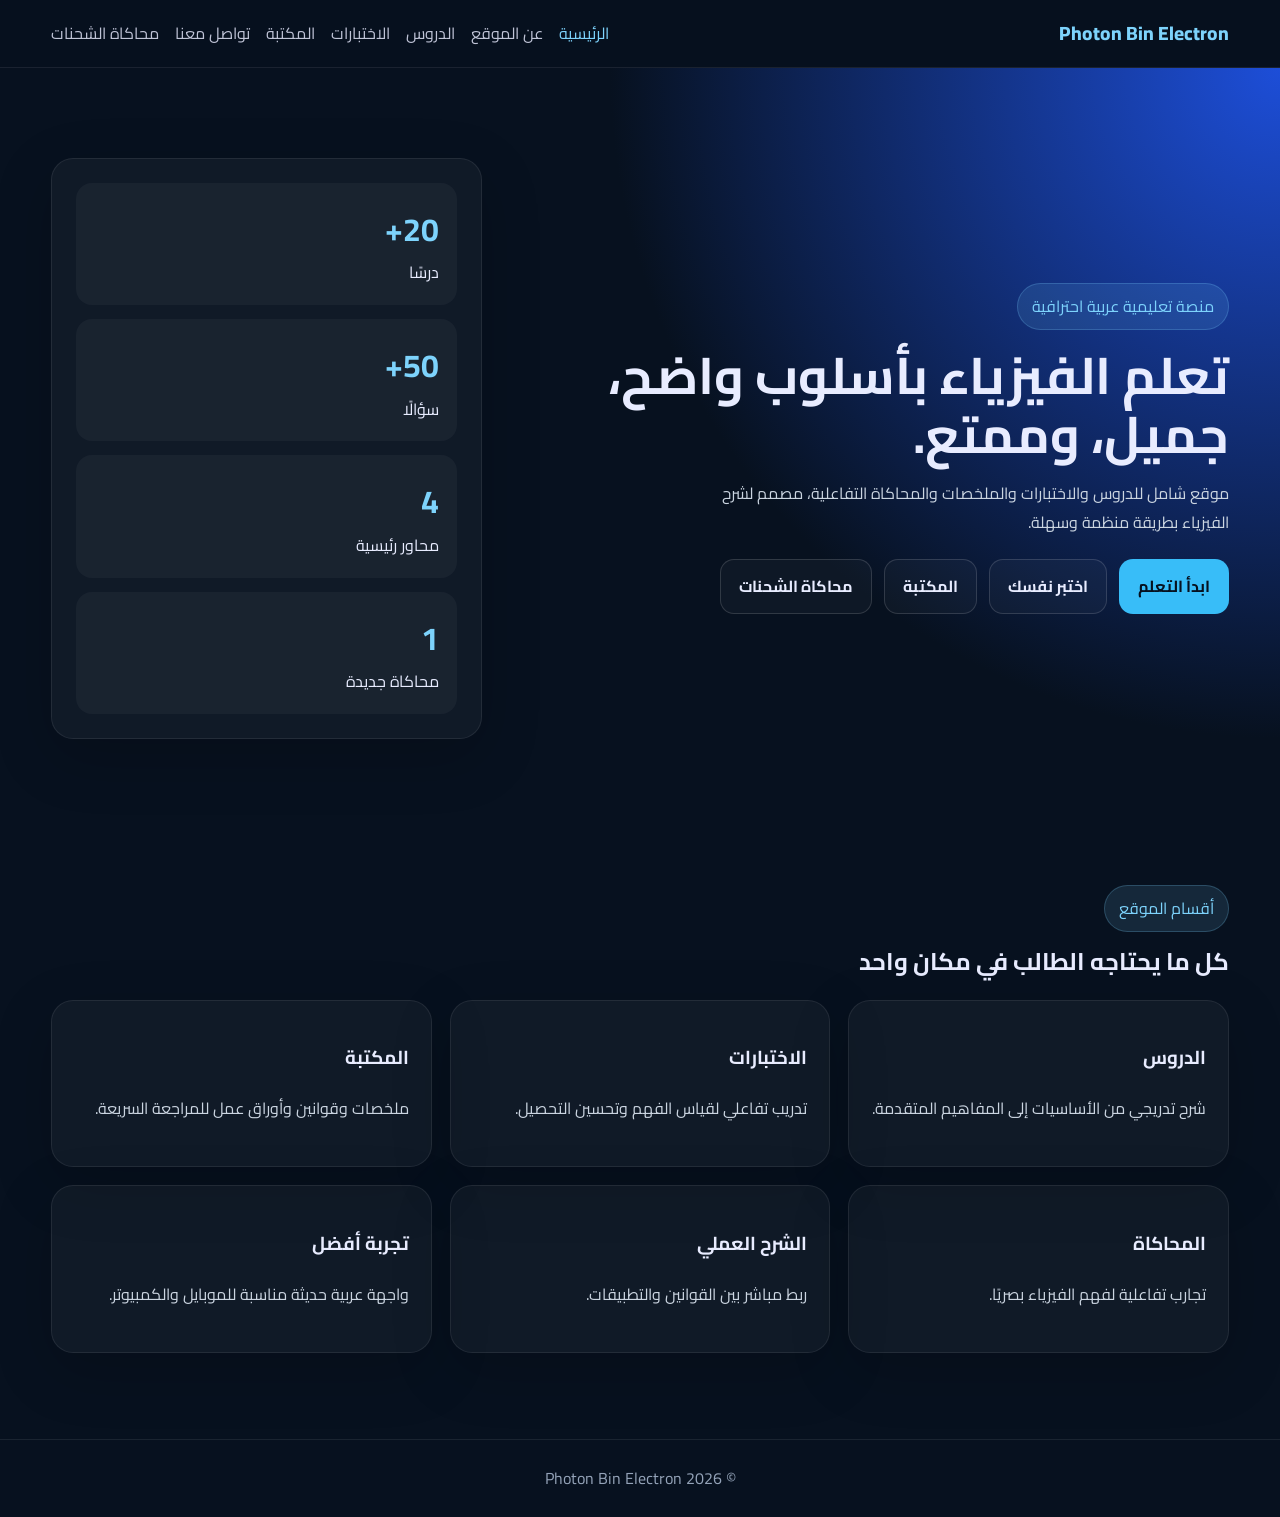
<file: index.html>
<!DOCTYPE html>
<html lang="ar" dir="rtl">
<head>
<meta charset="UTF-8">
<meta name="viewport" content="width=device-width, initial-scale=1.0">
<title>Photon Bin Electron</title>
<meta name="description" content="Photon Bin Electron is an Arabic physics learning site with lessons, tests, and simulations.">
<meta name="author" content="Photon Bin Electron">
<meta property="og:site_name" content="Photon Bin Electron">
<meta property="og:title" content="Photon Bin Electron">
<meta property="og:description" content="Arabic physics lessons, tests, and simulations.">
<script type="application/ld+json">
{
  "@context": "https://schema.org",
  "@type": "WebSite",
  "name": "Photon Bin Electron",
  "url": "https://YOUR-USERNAME.github.io/YOUR-REPO/"
}
</script>
<link rel="preconnect" href="https://fonts.googleapis.com">
<link rel="preconnect" href="https://fonts.gstatic.com" crossorigin>
<link href="https://fonts.googleapis.com/css2?family=Cairo:wght@400;600;700;800&display=swap" rel="stylesheet">
<link rel="stylesheet" href="styles.css">
</head>
<body>
<header class="topbar">
  <div class="container nav-wrap">
    <a class="brand" href="index.html">Photon Bin Electron</a>
    <nav class="nav">
      <a href="index.html" class="active">الرئيسية</a>
      <a href="about.html">عن الموقع</a>
      <a href="lessons.html">الدروس</a>
      <a href="tests.html">الاختبارات</a>
      <a href="library.html">المكتبة</a>
      <a href="contact.html">تواصل معنا</a>
      <a href="coulomb_simulation.html">محاكاة الشحنات</a>
    </nav>
  </div>
</header>

<main>
  <section class="hero">
    <div class="container hero-grid">
      <div class="hero-text">
        <span class="pill">منصة تعليمية عربية احترافية</span>
        <h1>تعلم الفيزياء بأسلوب واضح، جميل، وممتع.</h1>
        <p>موقع شامل للدروس والاختبارات والملخصات والمحاكاة التفاعلية، مصمم لشرح الفيزياء بطريقة منظمة وسهلة.</p>
        <div class="cta-row">
          <a class="btn primary" href="lessons.html">ابدأ التعلم</a>
          <a class="btn outline" href="tests.html">اختبر نفسك</a>
          <a class="btn outline" href="library.html">المكتبة</a>
          <a class="btn outline" href="coulomb_simulation.html">محاكاة الشحنات</a>
        </div>
      </div>

      <div class="hero-card">
        <div class="metric"><strong>20+</strong><span>درسًا</span></div>
        <div class="metric"><strong>50+</strong><span>سؤالًا</span></div>
        <div class="metric"><strong>4</strong><span>محاور رئيسية</span></div>
        <div class="metric"><strong>1</strong><span>محاكاة جديدة</span></div>
      </div>
    </div>
  </section>

  <section class="section">
    <div class="container">
      <div class="section-head">
        <span class="section-tag">أقسام الموقع</span>
        <h2>كل ما يحتاجه الطالب في مكان واحد</h2>
      </div>

      <div class="grid-3">
        <article class="feature-card"><h3>الدروس</h3><p>شرح تدريجي من الأساسيات إلى المفاهيم المتقدمة.</p></article>
        <article class="feature-card"><h3>الاختبارات</h3><p>تدريب تفاعلي لقياس الفهم وتحسين التحصيل.</p></article>
        <article class="feature-card"><h3>المكتبة</h3><p>ملخصات وقوانين وأوراق عمل للمراجعة السريعة.</p></article>
      </div>

      <div class="grid-3" style="margin-top:18px">
        <article class="feature-card"><h3>المحاكاة</h3><p>تجارب تفاعلية لفهم الفيزياء بصريًا.</p></article>
        <article class="feature-card"><h3>الشرح العملي</h3><p>ربط مباشر بين القوانين والتطبيقات.</p></article>
        <article class="feature-card"><h3>تجربة أفضل</h3><p>واجهة عربية حديثة مناسبة للموبايل والكمبيوتر.</p></article>
      </div>
    </div>
  </section>
</main>

<footer class="footer">© 2026 Photon Bin Electron</footer>
</body>
</html>
</file>
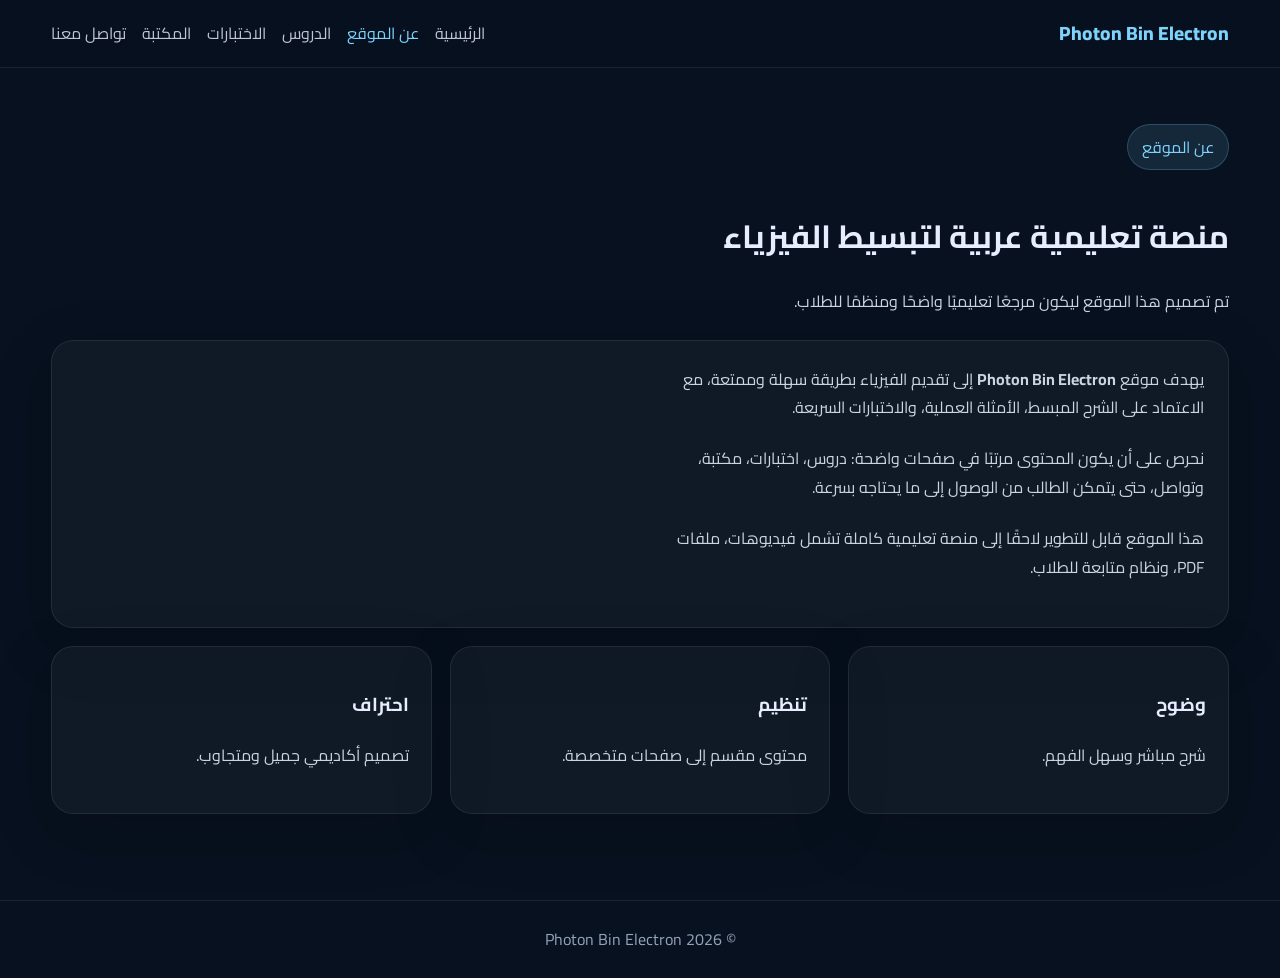
<file: about.html>
<!DOCTYPE html>
<html lang="ar" dir="rtl">
<head>
<meta charset="UTF-8">
<meta name="viewport" content="width=device-width, initial-scale=1.0">
<title>عن الموقع | Photon Bin Electron</title>
<link rel="preconnect" href="https://fonts.googleapis.com">
<link rel="preconnect" href="https://fonts.gstatic.com" crossorigin>
<link href="https://fonts.googleapis.com/css2?family=Cairo:wght@400;600;700;800&display=swap" rel="stylesheet">
<link rel="stylesheet" href="styles.css">
</head>
<body>
<header class="topbar">
  <div class="container nav-wrap">
    <a class="brand" href="index.html">Photon Bin Electron</a>
    <nav class="nav">
      <a href="index.html">الرئيسية</a>
      <a href="about.html" class="active">عن الموقع</a>
      <a href="lessons.html">الدروس</a>
      <a href="tests.html">الاختبارات</a>
      <a href="library.html">المكتبة</a>
      <a href="contact.html">تواصل معنا</a>
    </nav>
  </div>
</header>

<main class="section">
  <div class="container">
    <div class="section-head">
      <span class="section-tag">عن الموقع</span>
      <h1>منصة تعليمية عربية لتبسيط الفيزياء</h1>
      <p>تم تصميم هذا الموقع ليكون مرجعًا تعليميًا واضحًا ومنظمًا للطلاب.</p>
    </div>

    <div class="content-card">
      <p>يهدف موقع <strong>Photon Bin Electron</strong> إلى تقديم الفيزياء بطريقة سهلة وممتعة، مع الاعتماد على الشرح المبسط، الأمثلة العملية، والاختبارات السريعة.</p>
      <p>نحرص على أن يكون المحتوى مرتبًا في صفحات واضحة: دروس، اختبارات، مكتبة، وتواصل، حتى يتمكن الطالب من الوصول إلى ما يحتاجه بسرعة.</p>
      <p>هذا الموقع قابل للتطوير لاحقًا إلى منصة تعليمية كاملة تشمل فيديوهات، ملفات PDF، ونظام متابعة للطلاب.</p>
    </div>

    <div class="grid-3" style="margin-top:18px;">
      <article class="feature-card"><h3>وضوح</h3><p>شرح مباشر وسهل الفهم.</p></article>
      <article class="feature-card"><h3>تنظيم</h3><p>محتوى مقسم إلى صفحات متخصصة.</p></article>
      <article class="feature-card"><h3>احتراف</h3><p>تصميم أكاديمي جميل ومتجاوب.</p></article>
    </div>
  </div>
</main>

<footer class="footer">© 2026 Photon Bin Electron</footer>
</body>
</html>
</file>
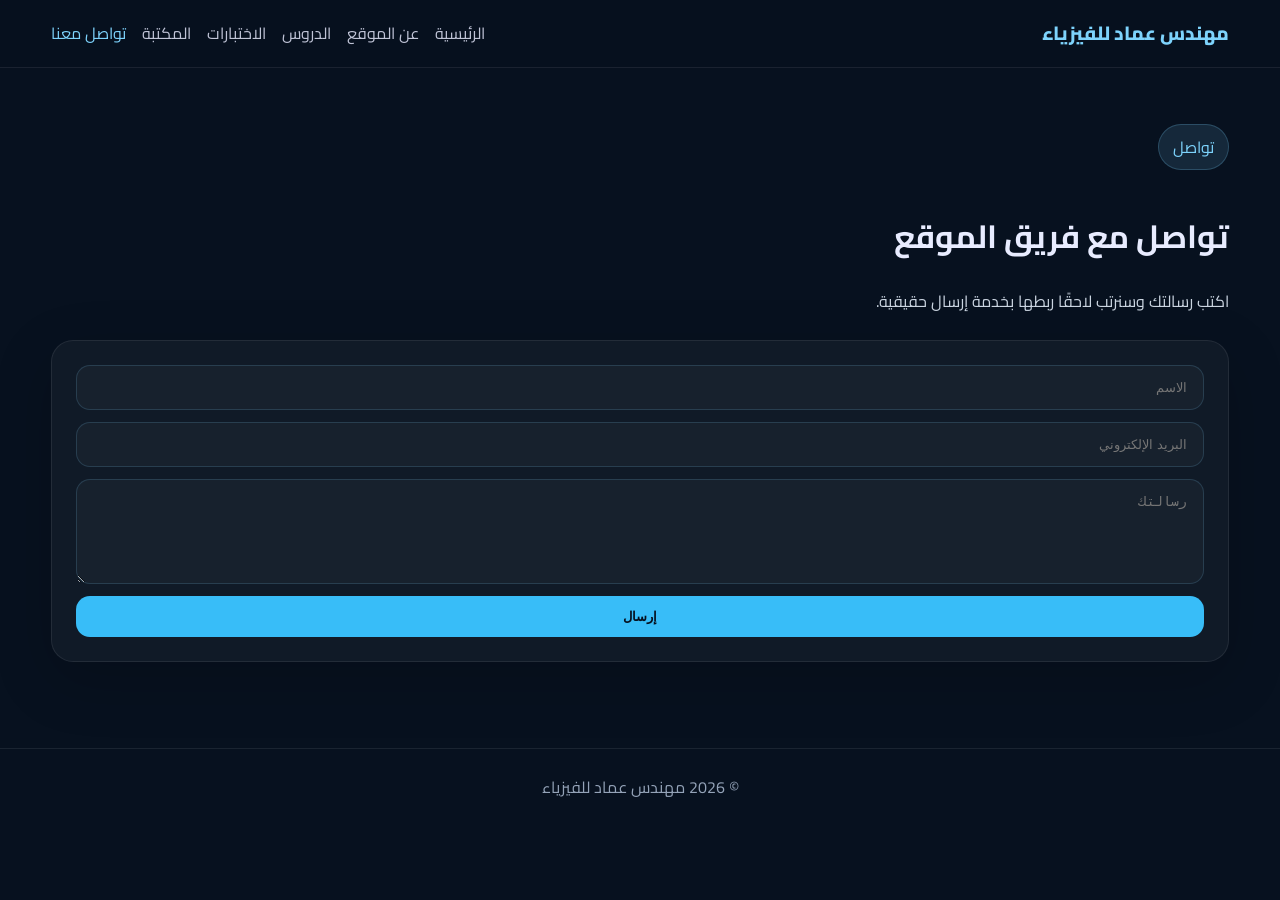
<file: contact.html>
<!DOCTYPE html>
<html lang="ar" dir="rtl">
<head>
<meta charset="UTF-8">
<meta name="viewport" content="width=device-width, initial-scale=1.0">
<title>تواصل معنا | مهندس عماد للفيزياء</title>
<link rel="preconnect" href="https://fonts.googleapis.com">
<link rel="preconnect" href="https://fonts.gstatic.com" crossorigin>
<link href="https://fonts.googleapis.com/css2?family=Cairo:wght@400;600;700;800&display=swap" rel="stylesheet">
<link rel="stylesheet" href="styles.css">
</head>
<body>
<header class="topbar">
  <div class="container nav-wrap">
    <a class="brand" href="index.html">مهندس عماد للفيزياء</a>
    <nav class="nav">
      <a href="index.html">الرئيسية</a>
      <a href="about.html">عن الموقع</a>
      <a href="lessons.html">الدروس</a>
      <a href="tests.html">الاختبارات</a>
      <a href="library.html">المكتبة</a>
      <a href="contact.html" class="active">تواصل معنا</a>
    </nav>
  </div>
</header>
<main class="section">
  <div class="container">
    <div class="section-head">
      <span class="section-tag">تواصل</span>
      <h1>تواصل مع فريق الموقع</h1>
      <p>اكتب رسالتك وسنرتب لاحقًا ربطها بخدمة إرسال حقيقية.</p>
    </div>
    <div class="content-card">
      <form class="form">
        <input type="text" placeholder="الاسم">
        <input type="email" placeholder="البريد الإلكتروني">
        <textarea rows="5" placeholder="رسالتك"></textarea>
        <button class="btn primary" type="button">إرسال</button>
      </form>
    </div>
  </div>
</main>
<footer class="footer">© 2026 مهندس عماد للفيزياء</footer>
</body>
</html>
</file>
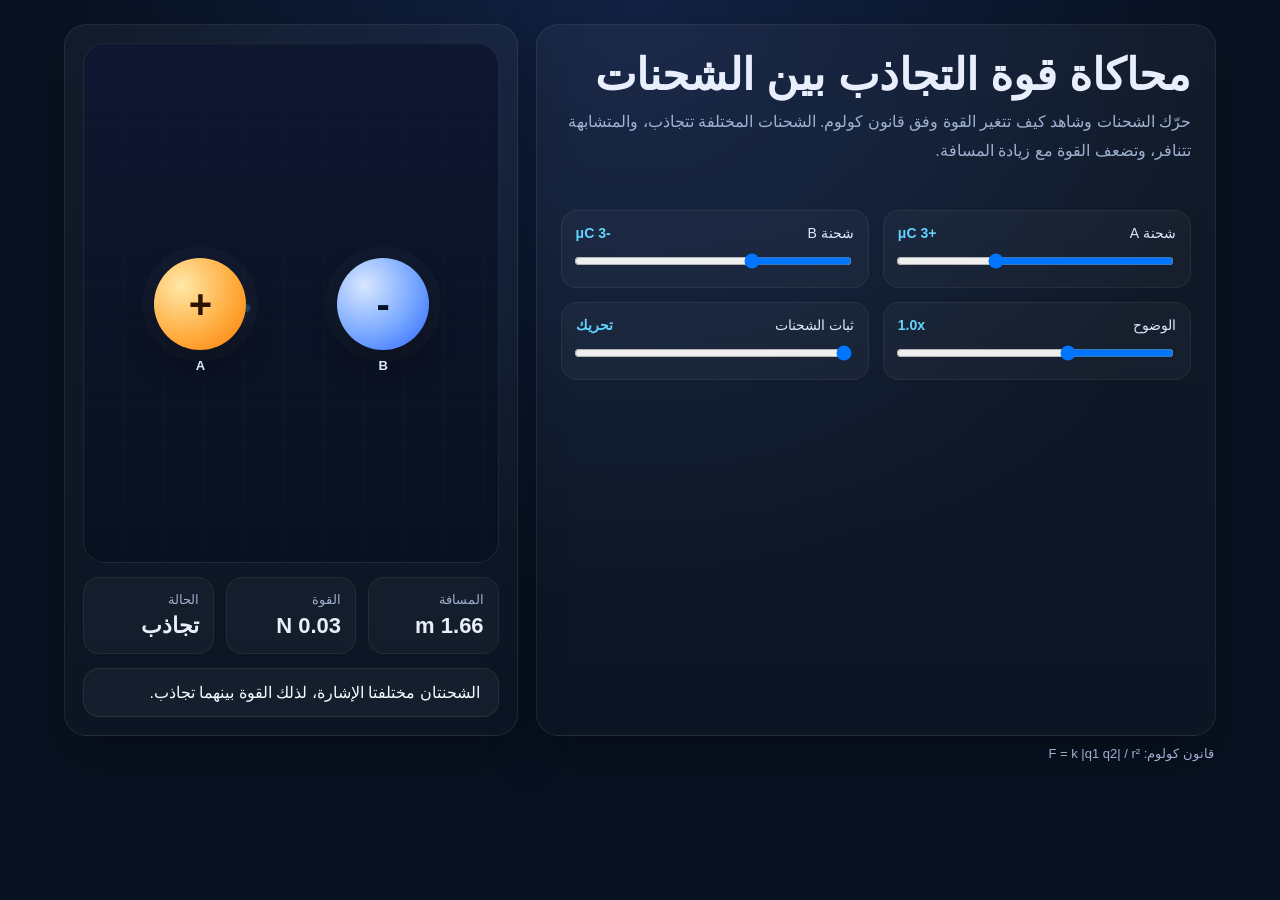
<file: Coulmb.html>
<!DOCTYPE html>
<html lang="ar" dir="rtl">
<head>
<meta charset="UTF-8">
<meta name="viewport" content="width=device-width, initial-scale=1.0">
<title>محاكاة قوة التجاذب بين الشحنات</title>
<style>
:root{--bg:#081120;--panel:#0f1a33;--text:#e8eefc;--muted:#9fb0d0;--accent:#62d2ff}
*{box-sizing:border-box}
body{margin:0;font-family:Arial,Helvetica,sans-serif;background:radial-gradient(circle at top,#122244 0%,var(--bg) 55%);color:var(--text);min-height:100vh}
.wrap{max-width:1200px;margin:auto;padding:24px}
.hero{display:grid;grid-template-columns:1.2fr .8fr;gap:18px;align-items:stretch}
.card{background:linear-gradient(180deg,rgba(255,255,255,.04),rgba(255,255,255,.02));border:1px solid rgba(255,255,255,.08);border-radius:22px;box-shadow:0 20px 50px rgba(0,0,0,.25);overflow:hidden}
.head{padding:24px 24px 8px}
h1{margin:0 0 8px;font-size:clamp(28px,4vw,44px)}
p{margin:0;color:var(--muted);line-height:1.8}
.panel{padding:20px 24px 24px}
.controls{display:grid;grid-template-columns:1fr 1fr;gap:14px;margin-top:16px}
.control{background:rgba(255,255,255,.03);border:1px solid rgba(255,255,255,.06);border-radius:16px;padding:14px}
.control label{display:flex;justify-content:space-between;gap:12px;font-size:14px;margin-bottom:10px;color:#dce7ff}
input[type=range]{width:100%}
.value{color:var(--accent);font-weight:700}
.sim{padding:18px;display:flex;flex-direction:column;gap:14px}
.canvas{position:relative;height:520px;border-radius:22px;background:linear-gradient(180deg,#0e1730,#09101f);border:1px solid rgba(255,255,255,.08);overflow:hidden}
.grid{position:absolute;inset:0;background-image:linear-gradient(rgba(255,255,255,.05) 1px, transparent 1px),linear-gradient(90deg,rgba(255,255,255,.05) 1px, transparent 1px);background-size:40px 40px;opacity:.35}
.charge{position:absolute;width:92px;height:92px;border-radius:50%;display:grid;place-items:center;font-size:40px;font-weight:800;user-select:none;cursor:grab;transform:translate(-50%,-50%);box-shadow:0 0 0 12px rgba(255,255,255,.02),0 16px 30px rgba(0,0,0,.35);z-index:10}
.charge:active{cursor:grabbing}
.pos{background:radial-gradient(circle at 30% 30%,#ffe8a8,#ffae42 55%,#fb7d00 100%);color:#2a1400}
.neg{background:radial-gradient(circle at 30% 30%,#d8e7ff,#77a7ff 55%,#2b63ff 100%);color:#061128}
.label{position:absolute;top:100%;left:50%;transform:translateX(-50%);margin-top:8px;font-size:13px;color:#dbe7ff;white-space:nowrap}
.arrow{position:absolute;transform-origin:left center;height:8px;background:var(--accent);border-radius:999px;filter:drop-shadow(0 0 8px rgba(98,210,255,.65))}
.arrow::after{content:'';position:absolute;right:-1px;top:50%;transform:translateY(-50%);border-left:14px solid var(--accent);border-top:10px solid transparent;border-bottom:10px solid transparent}
.arrow.left::after{right:auto;left:-1px;border-left:none;border-right:14px solid var(--accent)}
.forceInfo{display:grid;grid-template-columns:repeat(3,1fr);gap:12px}
.stat{background:rgba(255,255,255,.03);border:1px solid rgba(255,255,255,.06);border-radius:16px;padding:14px}
.stat .k{font-size:13px;color:var(--muted)}
.stat .v{font-size:22px;font-weight:800;margin-top:6px}
.status{padding:14px 18px;border-radius:16px;background:rgba(255,255,255,.04);border:1px solid rgba(255,255,255,.08);color:#f5fbff}
.footer{color:var(--muted);font-size:13px;padding:10px 2px 0}
@media (max-width:920px){.hero{grid-template-columns:1fr}.controls,.forceInfo{grid-template-columns:1fr}.canvas{height:430px}}
</style>
</head>
<body>
<div class="wrap">
  <div class="hero">
    <section class="card">
      <div class="head">
        <h1>محاكاة قوة التجاذب بين الشحنات</h1>
        <p>حرّك الشحنات وشاهد كيف تتغير القوة وفق قانون كولوم. الشحنات المختلفة تتجاذب، والمتشابهة تتنافر، وتضعف القوة مع زيادة المسافة.</p>
      </div>
      <div class="panel">
        <div class="controls">
          <div class="control">
            <label><span>شحنة A</span><span class="value" id="q1Val">+3 μC</span></label>
            <input id="q1" type="range" min="-10" max="10" step="1" value="3" />
          </div>
          <div class="control">
            <label><span>شحنة B</span><span class="value" id="q2Val">-3 μC</span></label>
            <input id="q2" type="range" min="-10" max="10" step="1" value="-3" />
          </div>
          <div class="control">
            <label><span>الوضوح</span><span class="value" id="scaleVal">1.0x</span></label>
            <input id="scale" type="range" min="0.4" max="2.0" step="0.1" value="1" />
          </div>
          <div class="control">
            <label><span>ثبات الشحنات</span><span class="value" id="freezeVal">تحريك</span></label>
            <input id="freeze" type="range" min="0" max="1" step="1" value="0" />
          </div>
        </div>
      </div>
    </section>
    <aside class="card sim">
      <div class="canvas" id="canvas">
        <div class="grid"></div>
        <div class="charge pos" id="c1" style="left:28%;top:50%;"><span>+</span><div class="label" id="c1Label">A</div></div>
        <div class="charge neg" id="c2" style="left:72%;top:50%;"><span>-</span><div class="label" id="c2Label">B</div></div>
        <div class="arrow" id="arrow"></div>
      </div>
      <div class="forceInfo">
        <div class="stat"><div class="k">المسافة</div><div class="v" id="distVal">4.00 m</div></div>
        <div class="stat"><div class="k">القوة</div><div class="v" id="forceVal">0.00 N</div></div>
        <div class="stat"><div class="k">الحالة</div><div class="v" id="modeVal">تجاذب</div></div>
      </div>
      <div class="status" id="status">ضع شحنتين مختلفتي الإشارة لمشاهدة التجاذب بوضوح.</div>
    </aside>
  </div>
  <div class="footer">قانون كولوم: F = k |q1 q2| / r²</div>
</div>
<script>
const k = 8.99e9;
const q1 = document.getElementById('q1');
const q2 = document.getElementById('q2');
const scale = document.getElementById('scale');
const freeze = document.getElementById('freeze');
const c1 = document.getElementById('c1');
const c2 = document.getElementById('c2');
const canvas = document.getElementById('canvas');
const arrow = document.getElementById('arrow');
const q1Val = document.getElementById('q1Val');
const q2Val = document.getElementById('q2Val');
const scaleVal = document.getElementById('scaleVal');
const freezeVal = document.getElementById('freezeVal');
const distVal = document.getElementById('distVal');
const forceVal = document.getElementById('forceVal');
const modeVal = document.getElementById('modeVal');
const status = document.getElementById('status');
const c1Label = document.getElementById('c1Label');
const c2Label = document.getElementById('c2Label');
let dragging = null, offsetX = 0, offsetY = 0;
let p1 = {x: 0.28, y: 0.5};
let p2 = {x: 0.72, y: 0.5};
function setChargeVisual(el, val, labelEl, text){
  el.classList.remove('pos','neg');
  if(val > 0){ el.classList.add('pos'); el.innerHTML = '<span>+</span>'; }
  else if(val < 0){ el.classList.add('neg'); el.innerHTML = '<span>-</span>'; }
  else { el.classList.add('neg'); el.style.opacity = 0.55; el.innerHTML = '<span>0</span>'; }
  el.appendChild(labelEl);
  labelEl.textContent = text;
}
function clamp(v,min,max){ return Math.max(min, Math.min(max, v)); }
function updatePositions(){
  const rect = canvas.getBoundingClientRect();
  c1.style.left = (p1.x * rect.width) + 'px';
  c1.style.top = (p1.y * rect.height) + 'px';
  c2.style.left = (p2.x * rect.width) + 'px';
  c2.style.top = (p2.y * rect.height) + 'px';
}
function update(){
  const v1 = Number(q1.value), v2 = Number(q2.value), sc = Number(scale.value);
  q1Val.textContent = `${v1 > 0 ? '+' : ''}${v1} μC`;
  q2Val.textContent = `${v2 > 0 ? '+' : ''}${v2} μC`;
  scaleVal.textContent = `${sc.toFixed(1)}x`;
  freezeVal.textContent = freeze.value === '1' ? 'تثبيت' : 'تحريك';
  setChargeVisual(c1, v1, c1Label, 'A');
  setChargeVisual(c2, v2, c2Label, 'B');
  const rect = canvas.getBoundingClientRect();
  const x1 = p1.x * rect.width, y1 = p1.y * rect.height;
  const x2 = p2.x * rect.width, y2 = p2.y * rect.height;
  const dx = x2 - x1, dy = y2 - y1;
  const distPx = Math.max(Math.hypot(dx, dy), 40);
  const distM = distPx / (110 * sc);
  const q1c = v1 * 1e-6, q2c = v2 * 1e-6;
  const force = k * Math.abs(q1c * q2c) / (distM * distM || 1e-6);
  const attraction = v1 * v2 < 0;
  const mode = attraction ? 'تجاذب' : (v1 * v2 > 0 ? 'تنافر' : 'لا توجد قوة');
  distVal.textContent = `${distM.toFixed(2)} m`;
  forceVal.textContent = `${force.toFixed(2)} N`;
  modeVal.textContent = mode;
  status.textContent = attraction ? 'الشحنتان مختلفتا الإشارة، لذلك القوة بينهما تجاذب.' : (v1 * v2 > 0 ? 'الشحنتان متماثلتان في الإشارة، لذلك القوة بينهما تنافر.' : 'إذا كانت إحدى الشحنتين صفرًا، فلا تظهر قوة كهربائية بينهما.');
  const angle = Math.atan2(dy, dx) * 180 / Math.PI;
  arrow.style.width = Math.max(50, Math.min(260, force / 120)) + 'px';
  arrow.style.left = x1 + 'px';
  arrow.style.top = y1 + 'px';
  arrow.style.transform = `rotate(${angle}deg)`;
  arrow.classList.toggle('left', dx < 0);
  arrow.style.opacity = Math.min(1, 0.25 + force / 80);
}
function onDown(e, el){
  if(freeze.value === '1') return;
  dragging = el;
  const rect = canvas.getBoundingClientRect();
  const x = (e.touches ? e.touches[0].clientX : e.clientX) - rect.left;
  const y = (e.touches ? e.touches[0].clientY : e.clientY) - rect.top;
  const p = el === c1 ? p1 : p2;
  offsetX = x - p.x * rect.width;
  offsetY = y - p.y * rect.height;
  el.style.zIndex = 20;
}
function onMove(e){
  if(!dragging) return;
  const rect = canvas.getBoundingClientRect();
  const x = (e.touches ? e.touches[0].clientX : e.clientX) - rect.left;
  const y = (e.touches ? e.touches[0].clientY : e.clientY) - rect.top;
  const nx = clamp((x - offsetX) / rect.width, 0.08, 0.92);
  const ny = clamp((y - offsetY) / rect.height, 0.12, 0.88);
  if(dragging === c1) p1 = {x:nx, y:ny}; else p2 = {x:nx, y:ny};
  updatePositions();
  update();
}
function onUp(){
  if(dragging) dragging.style.zIndex = 10;
  dragging = null;
}
q1.addEventListener('input', update);
q2.addEventListener('input', update);
scale.addEventListener('input', update);
freeze.addEventListener('input', update);
c1.addEventListener('mousedown', e => onDown(e, c1));
c2.addEventListener('mousedown', e => onDown(e, c2));
window.addEventListener('mousemove', onMove);
window.addEventListener('mouseup', onUp);
c1.addEventListener('touchstart', e => onDown(e, c1), {passive:true});
c2.addEventListener('touchstart', e => onDown(e, c2), {passive:true});
window.addEventListener('touchmove', onMove, {passive:true});
window.addEventListener('touchend', onUp);
window.addEventListener('resize', () => { updatePositions(); update(); });
updatePositions();
update();
</script>
</body>
</html>
</file>
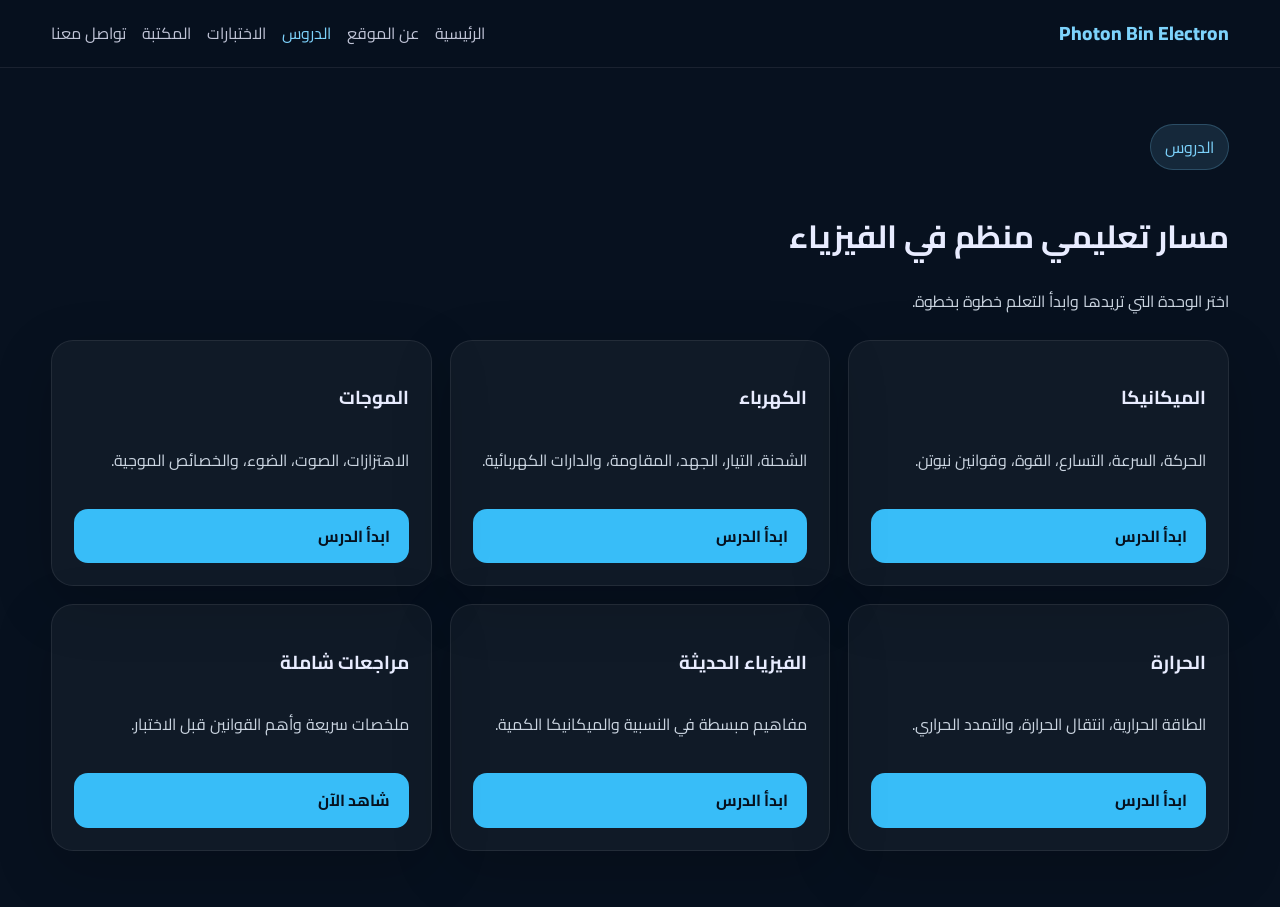
<file: lessons.html>
<!DOCTYPE html>
<html lang="ar" dir="rtl">
<head>
<meta charset="UTF-8">
<meta name="viewport" content="width=device-width, initial-scale=1.0">
<title>الدروس | Photon Bin Electron</title>
<link rel="preconnect" href="https://fonts.googleapis.com">
<link rel="preconnect" href="https://fonts.gstatic.com" crossorigin>
<link href="https://fonts.googleapis.com/css2?family=Cairo:wght@400;600;700;800&display=swap" rel="stylesheet">
<link rel="stylesheet" href="styles.css">
</head>
<body>
<header class="topbar">
  <div class="container nav-wrap">
    <a class="brand" href="index.html">Photon Bin Electron</a>
    <nav class="nav">
      <a href="index.html">الرئيسية</a>
      <a href="about.html">عن الموقع</a>
      <a href="lessons.html" class="active">الدروس</a>
      <a href="tests.html">الاختبارات</a>
      <a href="library.html">المكتبة</a>
      <a href="contact.html">تواصل معنا</a>
    </nav>
  </div>
</header>

<main class="section">
  <div class="container">
    <div class="section-head">
      <span class="section-tag">الدروس</span>
      <h1>مسار تعليمي منظم في الفيزياء</h1>
      <p>اختر الوحدة التي تريدها وابدأ التعلم خطوة بخطوة.</p>
    </div>

    <div class="grid-3">
      <article class="feature-card lesson-card"><h3>الميكانيكا</h3><p>الحركة، السرعة، التسارع، القوة، وقوانين نيوتن.</p><a href="#" class="btn primary">ابدأ الدرس</a></article>
      <article class="feature-card lesson-card"><h3>الكهرباء</h3><p>الشحنة، التيار، الجهد، المقاومة، والدارات الكهربائية.</p><a href="#" class="btn primary">ابدأ الدرس</a></article>
      <article class="feature-card lesson-card"><h3>الموجات</h3><p>الاهتزازات، الصوت، الضوء، والخصائص الموجية.</p><a href="#" class="btn primary">ابدأ الدرس</a></article>
      <article class="feature-card lesson-card"><h3>الحرارة</h3><p>الطاقة الحرارية، انتقال الحرارة، والتمدد الحراري.</p><a href="#" class="btn primary">ابدأ الدرس</a></article>
      <article class="feature-card lesson-card"><h3>الفيزياء الحديثة</h3><p>مفاهيم مبسطة في النسبية والميكانيكا الكمية.</p><a href="#" class="btn primary">ابدأ الدرس</a></article>
      <article class="feature-card lesson-card"><h3>مراجعات شاملة</h3><p>ملخصات سريعة وأهم القوانين قبل الاختبار.</p><a href="#" class="btn primary">شاهد الآن</a></art
</file>
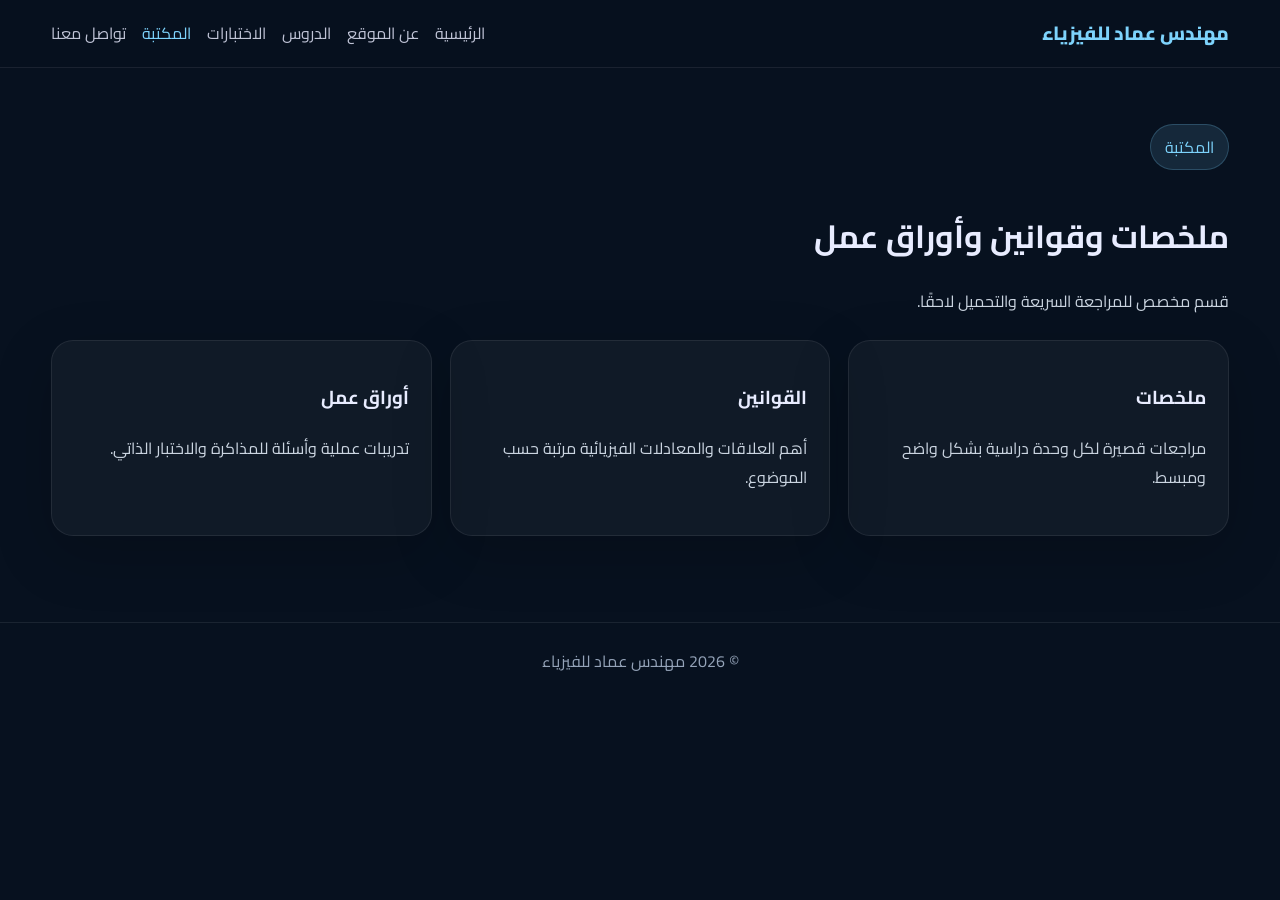
<file: library.html>
<!DOCTYPE html>
<html lang="ar" dir="rtl">
<head>
<meta charset="UTF-8">
<meta name="viewport" content="width=device-width, initial-scale=1.0">
<title>المكتبة | مهندس عماد للفيزياء</title>
<link rel="preconnect" href="https://fonts.googleapis.com">
<link rel="preconnect" href="https://fonts.gstatic.com" crossorigin>
<link href="https://fonts.googleapis.com/css2?family=Cairo:wght@400;600;700;800&display=swap" rel="stylesheet">
<link rel="stylesheet" href="styles.css">
</head>
<body>
<header class="topbar">
  <div class="container nav-wrap">
    <a class="brand" href="index.html">مهندس عماد للفيزياء</a>
    <nav class="nav">
      <a href="index.html">الرئيسية</a>
      <a href="about.html">عن الموقع</a>
      <a href="lessons.html">الدروس</a>
      <a href="tests.html">الاختبارات</a>
      <a href="library.html" class="active">المكتبة</a>
      <a href="contact.html">تواصل معنا</a>
    </nav>
  </div>
</header>
<main class="section">
  <div class="container">
    <div class="section-head">
      <span class="section-tag">المكتبة</span>
      <h1>ملخصات وقوانين وأوراق عمل</h1>
      <p>قسم مخصص للمراجعة السريعة والتحميل لاحقًا.</p>
    </div>
    <div class="grid-3">
      <article class="feature-card"><h3>ملخصات</h3><p>مراجعات قصيرة لكل وحدة دراسية بشكل واضح ومبسط.</p></article>
      <article class="feature-card"><h3>القوانين</h3><p>أهم العلاقات والمعادلات الفيزيائية مرتبة حسب الموضوع.</p></article>
      <article class="feature-card"><h3>أوراق عمل</h3><p>تدريبات عملية وأسئلة للمذاكرة والاختبار الذاتي.</p></article>
    </div>
  </div>
</main>
<footer class="footer">© 2026 مهندس عماد للفيزياء</footer>
</body>
</html>
</file>
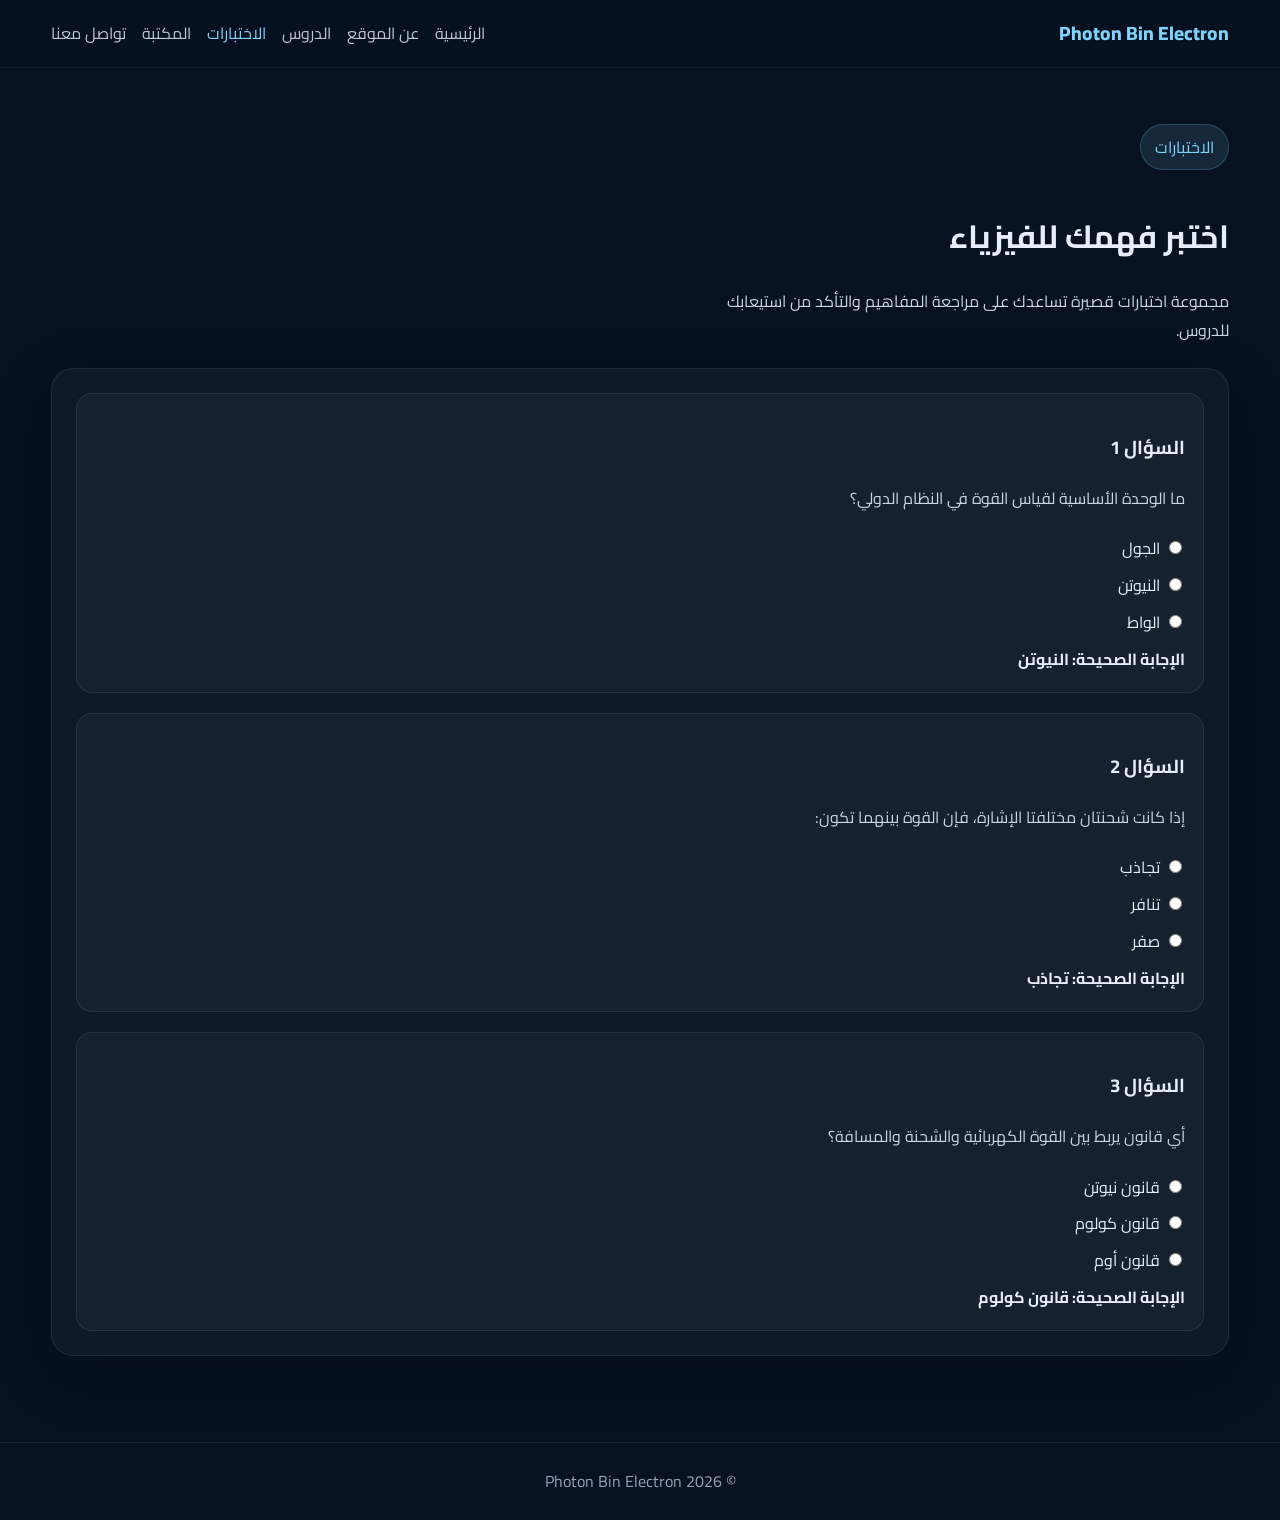
<file: tests.html>
<!DOCTYPE html>
<html lang="ar" dir="rtl">
<head>
<meta charset="UTF-8">
<meta name="viewport" content="width=device-width, initial-scale=1.0">
<title>الاختبارات | Photon Bin Electron</title>
<link rel="preconnect" href="https://fonts.googleapis.com">
<link rel="preconnect" href="https://fonts.gstatic.com" crossorigin>
<link href="https://fonts.googleapis.com/css2?family=Cairo:wght@400;600;700;800&display=swap" rel="stylesheet">
<link rel="stylesheet" href="styles.css">
</head>
<body>
<header class="topbar">
  <div class="container nav-wrap">
    <a class="brand" href="index.html">Photon Bin Electron</a>
    <nav class="nav">
      <a href="index.html">الرئيسية</a>
      <a href="about.html">عن الموقع</a>
      <a href="lessons.html">الدروس</a>
      <a href="tests.html" class="active">الاختبارات</a>
      <a href="library.html">المكتبة</a>
      <a href="contact.html">تواصل معنا</a>
    </nav>
  </div>
</header>

<main class="section">
  <div class="container">
    <div class="section-head">
      <span class="section-tag">الاختبارات</span>
      <h1>اختبر فهمك للفيزياء</h1>
      <p>مجموعة اختبارات قصيرة تساعدك على مراجعة المفاهيم والتأكد من استيعابك للدروس.</p>
    </div>

    <div class="quiz-card">
      <div class="quiz-block">
        <h3>السؤال 1</h3>
        <p>ما الوحدة الأساسية لقياس القوة في النظام الدولي؟</p>
        <label><input type="radio" name="q1"> الجول</label>
        <label><input type="radio" name="q1"> النيوتن</label>
        <label><input type="radio" name="q1"> الواط</label>
        <div class="result">الإجابة الصحيحة: النيوتن</div>
      </div>

      <div class="quiz-block">
        <h3>السؤال 2</h3>
        <p>إذا كانت شحنتان مختلفتا الإشارة، فإن القوة بينهما تكون:</p>
        <label><input type="radio" name="q2"> تجاذب</label>
        <label><input type="radio" name="q2"> تنافر</label>
        <label><input type="radio" name="q2"> صفر</label>
        <div class="result">الإجابة الصحيحة: تجاذب</div>
      </div>

      <div class="quiz-block">
        <h3>السؤال 3</h3>
        <p>أي قانون يربط بين القوة الكهربائية والشحنة والمسافة؟</p>
        <label><input type="radio" name="q3"> قانون نيوتن</label>
        <label><input type="radio" name="q3"> قانون كولوم</label>
        <label><input type="radio" name="q3"> قانون أوم</label>
        <div class="result">الإجابة الصحيحة: قانون كولوم</div>
      </div>
    </div>
  </div>
</main>

<footer class="footer">© 2026 Photon Bin Electron</footer>
</body>
</html>
</file>
<file: styles.css>
*{box-sizing:border-box}
body{
  margin:0;
  font-family:'Cairo',sans-serif;
  background:#07111f;
  color:#e8ecff;
  line-height:1.8;
}
a{text-decoration:none;color:inherit}
.container{width:min(1180px,92%);margin:auto}

.topbar{
  position:sticky;
  top:0;
  z-index:20;
  background:rgba(7,17,31,.88);
  backdrop-filter:blur(16px);
  border-bottom:1px solid rgba(255,255,255,.08);
}

.nav-wrap{
  display:flex;
  align-items:center;
  justify-content:space-between;
  gap:16px;
  padding:16px 0;
  flex-wrap:wrap;
}

.brand{
  font-weight:800;
  color:#7dd3fc;
  font-size:1.2rem;
}

.nav{
  display:flex;
  gap:16px;
  flex-wrap:wrap;
}

.nav a{
  opacity:.82;
}

.nav a.active,
.nav a:hover{
  opacity:1;
  color:#7dd3fc;
}

.hero{
  padding:90px 0;
  background:radial-gradient(circle at top right,#1d4ed8 0,#07111f 45%);
}

.hero-grid{
  display:grid;
  grid-template-columns:1.5fr .9fr;
  gap:28px;
  align-items:center;
}

.pill,
.section-tag{
  display:inline-block;
  padding:8px 14px;
  border-radius:999px;
  background:rgba(125,211,252,.12);
  color:#7dd3fc;
  border:1px solid rgba(125,211,252,.22);
  margin-bottom:16px;
}

.hero h1,
h2{
  margin:0 0 16px;
  line-height:1.15;
}

.hero h1{
  font-size:clamp(2.2rem,4vw,4.3rem);
}

.hero p,
p{
  color:#cbd5e1;
  margin:0 0 22px;
  max-width:60ch;
}

.cta-row{
  display:flex;
  gap:12px;
  flex-wrap:wrap;
}

.btn{
  display:inline-block;
  padding:12px 18px;
  border-radius:14px;
  font-weight:700;
  border:1px solid transparent;
}

.primary{
  background:#38bdf8;
  color:#06111f;
}

.outline{
  border-color:rgba(255,255,255,.14);
  background:rgba(255,255,255,.03);
}

.hero-card,
.feature-card,
.quiz-card,
.content-card,
.sim-card{
  background:rgba(255,255,255,.04);
  border:1px solid rgba(255,255,255,.08);
  border-radius:22px;
  box-shadow:0 18px 60px rgba(0,0,0,.18);
}

.hero-card{
  padding:24px;
  display:grid;
  gap:14px;
}

.metric{
  padding:18px;
  border-radius:16px;
  background:rgba(255,255,255,.04);
}

.metric strong{
  display:block;
  font-size:2rem;
  color:#7dd3fc;
}

.section{
  padding:56px 0;
}

.section-head{
  margin-bottom:24px;
}

.grid-3{
  display:grid;
  grid-template-columns:repeat(3,1fr);
  gap:18px;
}

.feature-card{
  padding:22px;
}

.lesson-card{
  display:flex;
  flex-direction:column;
  gap:12px;
  min-height:240px;
  justify-content:space-between;
}

.quiz-card{
  display:grid;
  gap:20px;
  padding:24px;
}

.quiz-block{
  padding:18px;
  border-radius:16px;
  background:rgba(255,255,255,.03);
  border:1px solid rgba(255,255,255,.08);
}

.quiz-block label{
  display:block;
  margin:8px 0;
  cursor:pointer;
}

.result{
  margin-top:8px;
  font-weight:700;
}

.content-card{
  padding:24px;
}

.form{
  display:grid;
  gap:12px;
}

.form input,
.form textarea{
  width:100%;
  padding:14px 16px;
  border-radius:14px;
  border:1px solid rgba(125,211,252,.16);
  background:rgba(255,255,255,.03);
  color:inherit;
  outline:none;
}

.sim-link{
  display:inline-block;
  margin-top:14px;
  padding:12px 18px;
  border-radius:14px;
  font-weight:700;
  background:#38bdf8;
  color:#06111f;
}

.sim-link:hover{
  filter:brightness(1.05);
}

.sim-page{
  min-height:100vh;
  padding:28px 0 60px;
}

.sim-hero{
  margin-bottom:22px;
}

.sim-grid{
  display:grid;
  grid-template-columns:1.2fr .8fr;
  gap:18px;
}

.sim-note{
  color:#cbd5e1;
  font-size:1rem;
}

.footer{
  text-align:center;
  padding:24px;
  border-top:1px solid rgba(255,255,255,.08);
  color:#94a3b8;
  margin-top:30px;
}

@media (max-width:900px){
  .hero-grid,
  .grid-3,
  .sim-grid{
    grid-template-columns:1fr;
  }

  .nav-wrap{
    justify-content:center;
  }

  .nav{
    justify-content:center;
    gap:10px;
    font-size:.95rem;
  }

  .hero{
    padding:64px 0;
  }

  .hero h1{
    font-size:clamp(1.9rem,7vw,3rem);
  }

  .hero p{
    font-size:1rem;
  }

  .cta-row{
    flex-direction:column;
  }

  .cta-row .btn{
    width:100%;
    text-align:center;
  }

  .hero-card{
    padding:18px;
    gap:10px;
  }

  .metric{
    padding:14px;
  }

  .metric strong{
    font-size:1.7rem;
  }

  .section{
    padding:42px 0;
  }

  .grid-3{
    gap:14px;
  }

  .feature-card,
  .content-card,
  .quiz-card,
  .sim-card{
    border-radius:18px;
  }

  .feature-card{
    padding:18px;
  }

  .lesson-card{
    min-height:auto;
  }

  .section-head h1{
    font-size:1.9rem;
  }

  .section-head h2{
    font-size:1.6rem;
  }
}

@media (max-width:600px){
  .container{
    width:min(94%,1180px);
  }

  .topbar{
    padding-inline:0;
  }

  .nav-wrap{
    padding:14px 0;
  }

  .brand{
    font-size:1.05rem;
  }

  .nav{
    font-size:.9rem;
    gap:8px;
  }

  .pill,
  .section-tag{
    font-size:.85rem;
    padding:7px 12px;
  }

  .hero-text{
    width:100%;
  }

  .sim-page{
    padding:20px 0 50px;
  }

  .sim-link{
    width:100%;
    text-align:center;
  }
}
</file>
